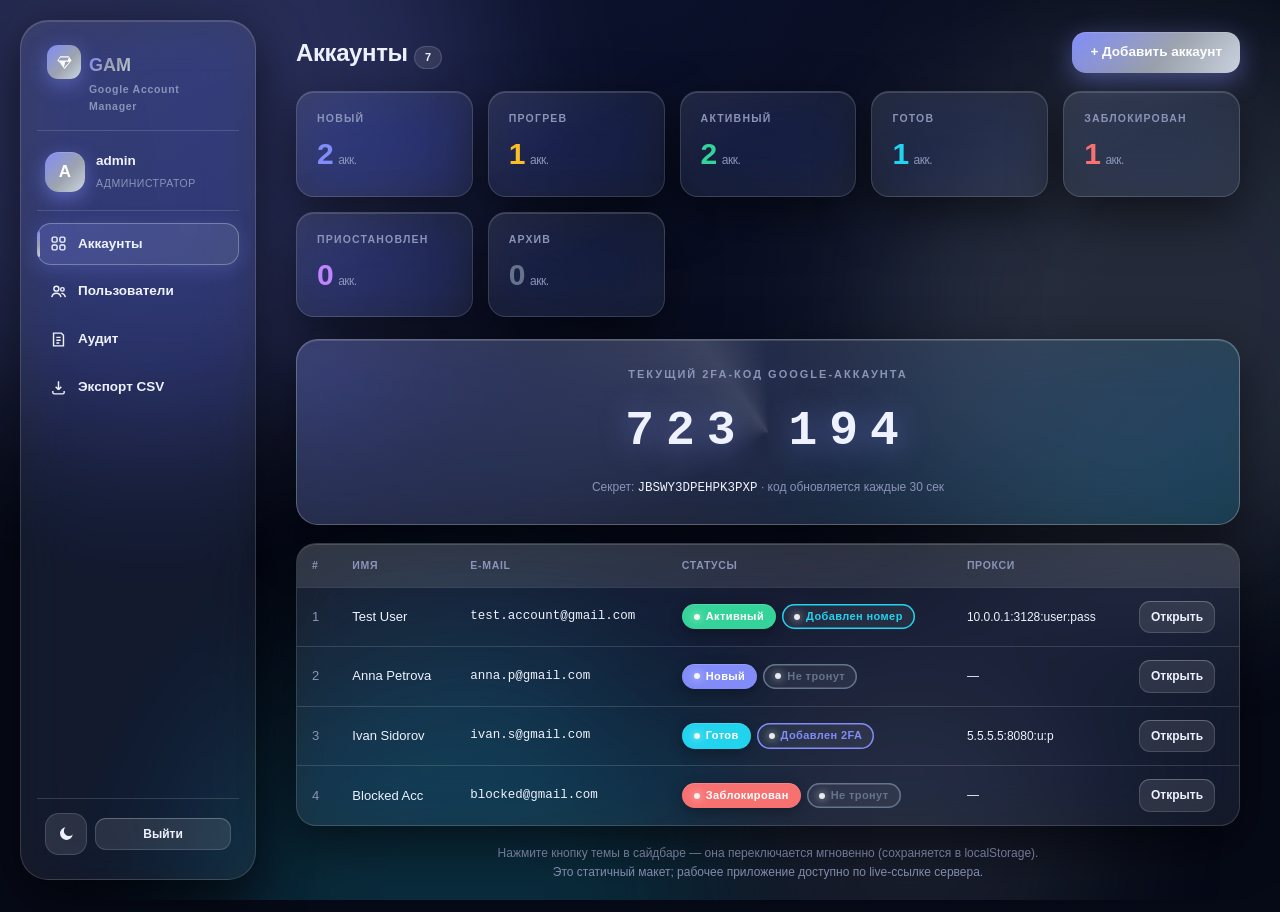
<file: preview.html>
<!DOCTYPE html>
<html lang="ru" data-theme="dark">
<head>
<meta charset="utf-8">
<meta name="viewport" content="width=device-width,initial-scale=1">
<title>Liquid Glass — предпросмотр дизайна</title>
<style>
/* ============ ТЕМЫ ============ */
:root, :root[data-theme="dark"] {
  --bg:#060a17; --text:#eef2ff; --muted:#8b94b8;
  --glass:rgba(255,255,255,.065); --glass-2:rgba(255,255,255,.10); --glass-3:rgba(255,255,255,.16);
  --stroke:rgba(255,255,255,.14); --stroke-2:rgba(255,255,255,.28);
  --accent:#818cf8; --accent-2:#9ca3af; --accent-3:#22d3ee;
  --grad:linear-gradient(135deg,#818cf8 0%,#9ca3af 55%,#cbd5e1 100%);
  --ok:#34d399; --warn:#fbbf24; --danger:#f87171;
  --input:rgba(255,255,255,.08);
  --blur:blur(26px) saturate(170%);
  --shadow:0 18px 50px rgba(0,0,0,.55);
  --inner-hi:inset 0 1px 0 rgba(255,255,255,.14);
  --aurora-1:rgba(129,140,248,.30); --aurora-2:rgba(148,163,184,.26);
  --aurora-3:rgba(34,211,238,.20); --aurora-4:rgba(148,163,184,.16);
  color-scheme:dark;
}
:root[data-theme="light"] {
  --bg:#dde4f5; --text:#1d2340; --muted:#5a6288;
  --glass:rgba(255,255,255,.5); --glass-2:rgba(255,255,255,.68); --glass-3:rgba(255,255,255,.85);
  --stroke:rgba(255,255,255,.8); --stroke-2:rgba(120,140,220,.4);
  --accent:#4f6bff; --accent-2:#64748b; --accent-3:#0891b2;
  --grad:linear-gradient(135deg,#4f6bff,#64748b);
  --ok:#059669; --warn:#b45309; --danger:#dc2626;
  --input:rgba(255,255,255,.6);
  --blur:blur(26px) saturate(150%);
  --shadow:0 18px 50px rgba(60,80,160,.22);
  --inner-hi:inset 0 1px 0 rgba(255,255,255,.9);
  --aurora-1:rgba(99,132,255,.35); --aurora-2:rgba(148,163,184,.32);
  --aurora-3:rgba(34,211,238,.28); --aurora-4:rgba(148,163,184,.25);
  color-scheme:light;
}
/* ============ БАЗА ============ */
*{box-sizing:border-box;margin:0;padding:0}
body{font-family:-apple-system,BlinkMacSystemFont,"Segoe UI",Roboto,"Helvetica Neue",Arial,sans-serif;
  font-size:14px;line-height:1.55;min-height:100vh;background:var(--bg);color:var(--text);
  transition:background .5s ease,color .3s ease;overflow-x:hidden}
a{color:var(--accent);text-decoration:none}
/* аврора */
.aurora{position:fixed;inset:0;z-index:0;pointer-events:none;overflow:hidden;
  background:radial-gradient(ellipse at 50% -20%,#0d1330 0%,transparent 60%)}
.aurora i{position:absolute;border-radius:50%;filter:blur(80px);opacity:.85}
.aurora i:nth-child(1){width:52vmax;height:52vmax;left:-14vmax;top:-18vmax;background:var(--aurora-1);animation:drift1 34s ease-in-out infinite}
.aurora i:nth-child(2){width:44vmax;height:44vmax;right:-12vmax;top:2vmax;background:var(--aurora-2);animation:drift2 42s ease-in-out infinite}
.aurora i:nth-child(3){width:40vmax;height:40vmax;left:16vmax;bottom:-20vmax;background:var(--aurora-3);animation:drift1 48s ease-in-out infinite reverse}
.aurora i:nth-child(4){width:30vmax;height:30vmax;right:14vmax;bottom:-10vmax;background:var(--aurora-4);animation:drift2 30s ease-in-out infinite reverse}
@keyframes drift1{0%,100%{transform:translate(0,0) scale(1)}50%{transform:translate(7vw,5vh) scale(1.15)}}
@keyframes drift2{0%,100%{transform:translate(0,0) scale(1.08)}50%{transform:translate(-6vw,4vh) scale(.9)}}
/* стекло */
.glass{background:linear-gradient(150deg,var(--glass-2),var(--glass) 45%);border:1px solid var(--stroke);
  backdrop-filter:var(--blur);-webkit-backdrop-filter:var(--blur);
  box-shadow:var(--shadow),var(--inner-hi);border-radius:24px}
.card{background:linear-gradient(150deg,var(--glass-2),var(--glass) 45%);border:1px solid var(--stroke);
  backdrop-filter:var(--blur);-webkit-backdrop-filter:var(--blur);
  box-shadow:var(--shadow),var(--inner-hi);border-radius:20px;padding:22px;margin-bottom:18px;
  transition:border-color .25s,transform .25s,box-shadow .25s;position:relative}
.card:hover{border-color:var(--stroke-2);transform:translateY(-2px)}
/* лейаут */
.layout{display:flex;min-height:100vh;position:relative;z-index:1}
.sidebar{width:236px;margin:20px 0 20px 20px;padding:24px 16px;flex-shrink:0;
  display:flex;flex-direction:column;position:sticky;top:20px;height:calc(100vh - 40px);border-radius:28px}
.brand{font-size:18px;font-weight:800;padding:0 10px 16px;border-bottom:1px solid var(--stroke);margin-bottom:16px}
.brand .ico{display:inline-flex;align-items:center;justify-content:center;width:34px;height:34px;
  border-radius:11px;background:var(--grad);margin-right:8px;box-shadow:0 6px 20px rgba(129,140,248,.45)}
.brand .ttl{background:var(--grad);-webkit-background-clip:text;background-clip:text;color:transparent}
.brand .sub{display:block;font-size:10.5px;font-weight:600;letter-spacing:.7px;color:var(--muted);margin:2px 0 0 42px}
.userbox{display:flex;gap:11px;align-items:center;padding:4px 8px 16px;border-bottom:1px solid var(--stroke);margin-bottom:12px}
.avatar{width:40px;height:40px;border-radius:14px;flex-shrink:0;background:var(--grad);color:#fff;
  font-weight:800;font-size:17px;display:flex;align-items:center;justify-content:center;
  box-shadow:0 6px 18px rgba(129,140,248,.5),var(--inner-hi)}
.userbox strong{display:block;font-size:13.5px}
.role{font-size:10.5px;color:var(--muted);text-transform:uppercase;letter-spacing:.5px}
.sidebar nav{flex:1;display:flex;flex-direction:column;gap:5px}
.sidebar nav a{display:flex;align-items:center;gap:11px;padding:11px 13px;border-radius:14px;
  color:var(--text);font-weight:600;font-size:13.5px;transition:all .2s;position:relative;overflow:hidden}
.sidebar nav a:hover{background:var(--glass-2);transform:translateX(4px)}
.sidebar nav a.active{background:linear-gradient(135deg,rgba(129,140,248,.25),rgba(148,163,184,.20));
  box-shadow:inset 0 0 0 1px var(--stroke-2),0 4px 20px rgba(129,140,248,.25)}
.sidebar nav a.active::before{content:"";position:absolute;left:0;top:20%;bottom:20%;width:3px;border-radius:3px;background:var(--grad)}
.sidebar-footer{display:flex;align-items:center;gap:8px;padding:14px 8px 0;border-top:1px solid var(--stroke);margin-top:14px}
.theme-btn{width:42px;height:42px;border-radius:14px;border:1px solid var(--stroke);cursor:pointer;
  background:var(--glass-2);color:var(--text);transition:all .25s;
  display:flex;align-items:center;justify-content:center}
.theme-btn:hover{background:var(--glass-3);transform:rotate(18deg) scale(1.06)}
.main{flex:1;padding:32px 40px}
/* кнопки */
.btn{display:inline-flex;align-items:center;justify-content:center;gap:7px;padding:10px 18px;
  border-radius:14px;border:none;cursor:pointer;background:var(--grad);color:#fff;font-weight:700;
  font-size:13.5px;box-shadow:0 8px 26px rgba(129,140,248,.45),var(--inner-hi);transition:all .22s}
.btn:hover{filter:brightness(1.15);transform:translateY(-2px)}
.btn.small{padding:7px 12px;font-size:12px;border-radius:11px}
.btn.sec{background:var(--glass-2);color:var(--text);box-shadow:inset 0 0 0 1px var(--stroke),var(--inner-hi)}
.btn-row{display:flex;gap:10px;flex-wrap:wrap;align-items:center}
/* таблицы */
.tbl-wrap{overflow-x:auto;border-radius:20px}
table{width:100%;border-collapse:collapse}
th,td{padding:13px 15px;text-align:left;font-size:13px}
th{color:var(--muted);font-weight:700;text-transform:uppercase;font-size:10.5px;letter-spacing:.7px;
  background:var(--glass-2);border-bottom:1px solid var(--stroke)}
td{border-bottom:1px solid var(--stroke);transition:background .15s}
tbody tr:last-child td{border-bottom:none}
tbody tr:hover td{background:var(--glass-2)}
.mono{font-family:"SF Mono",Menlo,Consolas,monospace;font-size:12.5px}
/* бейджи */
.badge{display:inline-flex;align-items:center;gap:6px;padding:4px 12px;border-radius:99px;
  font-size:11px;font-weight:800;color:#fff;letter-spacing:.4px;white-space:nowrap;
  box-shadow:0 4px 14px rgba(0,0,0,.3),var(--inner-hi)}
.badge::before{content:"";width:6px;height:6px;border-radius:50%;background:rgba(255,255,255,.9);box-shadow:0 0 8px rgba(255,255,255,.8)}
.badge2{background:rgba(255,255,255,.06);box-shadow:inset 0 0 0 1.5px currentColor,var(--inner-hi)}
.pills{display:flex;gap:6px;flex-wrap:wrap;align-items:center}
/* статистика */
.stats{display:grid;grid-template-columns:repeat(auto-fit,minmax(150px,1fr));gap:15px;margin-bottom:22px}
.stat{padding:18px 20px;border-radius:18px;position:relative;overflow:hidden;transition:all .25s}
.stat:hover{transform:translateY(-4px)}
.stat .label{color:var(--muted);font-size:10.5px;text-transform:uppercase;letter-spacing:1.2px;font-weight:700}
.stat .value{font-size:30px;font-weight:800;margin-top:5px;letter-spacing:-.5px}
.stat .value small{font-size:12px;color:var(--muted);font-weight:500;margin-left:5px}
/* totp */
.totp-box{position:relative;overflow:hidden;border-radius:22px;padding:26px;text-align:center;
  background:linear-gradient(135deg,rgba(129,140,248,.22),rgba(148,163,184,.20),rgba(34,211,238,.16));
  border:1px solid var(--stroke-2);box-shadow:var(--shadow),var(--inner-hi);backdrop-filter:var(--blur)}
.totp-box::before{content:"";position:absolute;inset:-60%;z-index:0;pointer-events:none;
  background:conic-gradient(from 0deg,transparent 65%,rgba(255,255,255,.12) 90%,transparent 100%);animation:spin 9s linear infinite}
@keyframes spin{to{transform:rotate(360deg)}}
.totp-box .l{font-size:11px;text-transform:uppercase;letter-spacing:2px;color:var(--muted);font-weight:800;position:relative;z-index:2}
.totp-box .code{font-family:"SF Mono",Menlo,monospace;font-size:48px;font-weight:800;letter-spacing:12px;
  margin:10px 0;text-shadow:0 4px 30px rgba(129,140,248,.6);position:relative;z-index:2}
.totp-box .sub{font-size:12px;color:var(--muted);position:relative;z-index:2}
h1{font-size:24px;margin-bottom:20px;letter-spacing:-.4px;font-weight:800}
.muted{color:var(--muted)}
.perms{display:inline-block;padding:2px 10px;border-radius:99px;font-size:11px;font-weight:700;background:var(--glass-2);border:1px solid var(--stroke)}
@media (max-width:860px){.layout{flex-direction:column}.sidebar{width:calc(100% - 40px);height:auto;position:static;margin:12px 20px}}
</style>
</head>
<body>
<div class="aurora" aria-hidden="true"><i></i><i></i><i></i><i></i></div>

<div class="layout">
  <aside class="sidebar glass">
    <div class="brand"><span class="ico"><svg viewBox="0 0 24 24" width="17" height="17" fill="#fff"><path d="M6 3h12l4 6-10 12L2 9l4-6Zm0 2-2.6 4h13.2L18 5H6Zm-2.2 6L11 19.6 4.8 11Zm7.2 8.6L19.2 11H13L11 19.6Z"/></svg></span><span class="ttl">GAM</span>
      <span class="sub">Google Account Manager</span></div>
    <div class="userbox"><div class="avatar">A</div>
      <div><strong>admin</strong><span class="role">администратор</span></div></div>
    <nav>
      <a href="#" class="active"><svg viewBox="0 0 24 24" width="17" height="17" fill="none" stroke="currentColor" stroke-width="2"><rect x="3" y="3" width="7" height="7" rx="2"/><rect x="14" y="3" width="7" height="7" rx="2"/><rect x="3" y="14" width="7" height="7" rx="2"/><rect x="14" y="14" width="7" height="7" rx="2"/></svg> Аккаунты</a>
      <a href="#"><svg viewBox="0 0 24 24" width="17" height="17" fill="none" stroke="currentColor" stroke-width="2"><circle cx="9" cy="8" r="3.5"/><path d="M2.5 20c.8-3.5 3.4-5.5 6.5-5.5s5.7 2 6.5 5.5"/><circle cx="17.5" cy="9" r="2.5"/><path d="M16 14.6c2.9.2 5 2.2 5.7 5.4"/></svg> Пользователи</a>
      <a href="#"><svg viewBox="0 0 24 24" width="17" height="17" fill="none" stroke="currentColor" stroke-width="2"><path d="M5 3h11l3 3v15H5V3Z"/><path d="M9 9h6M9 13h6M9 17h4"/></svg> Аудит</a>
      <a href="#"><svg viewBox="0 0 24 24" width="17" height="17" fill="none" stroke="currentColor" stroke-width="2"><path d="M12 3v12m0 0 4-4m-4 4-4-4"/><path d="M4 17v2a2 2 0 0 0 2 2h12a2 2 0 0 0 2-2v-2"/></svg> Экспорт CSV</a>
    </nav>
    <div class="sidebar-footer">
      <button class="theme-btn" onclick="toggleTheme()" title="Тема" id="themeBtn"></button>
      <a href="#" class="btn small sec" style="flex:1">Выйти</a>
    </div>
  </aside>

  <main class="main">
    <div style="display:flex;align-items:center;justify-content:space-between;flex-wrap:wrap;gap:12px;margin-bottom:18px">
      <h1 style="margin:0">Аккаунты <span class="perms">7</span></h1>
      <a href="#" class="btn">+ Добавить аккаунт</a>
    </div>

    <div class="stats">
      <div class="stat glass"><div class="label">Новый</div><div class="value" style="color:#818cf8">2<small>акк.</small></div></div>
      <div class="stat glass"><div class="label">Прогрев</div><div class="value" style="color:#fbbf24">1<small>акк.</small></div></div>
      <div class="stat glass"><div class="label">Активный</div><div class="value" style="color:#34d399">2<small>акк.</small></div></div>
      <div class="stat glass"><div class="label">Готов</div><div class="value" style="color:#22d3ee">1<small>акк.</small></div></div>
      <div class="stat glass"><div class="label">Заблокирован</div><div class="value" style="color:#f87171">1<small>акк.</small></div></div>
      <div class="stat glass"><div class="label">Приостановлен</div><div class="value" style="color:#c084fc">0<small>акк.</small></div></div>
      <div class="stat glass"><div class="label">Архив</div><div class="value" style="color:#64748b">0<small>акк.</small></div></div>
    </div>

    <div class="totp-box" style="margin-bottom:18px">
      <div class="l">Текущий 2FA-код Google-аккаунта</div>
      <div class="code" id="totp">723 194</div>
      <div class="sub">Секрет: <span class="mono" style="color:var(--text)">JBSWY3DPEHPK3PXP</span> · код обновляется каждые 30 сек</div>
    </div>

    <div class="card" style="padding:0;overflow:hidden">
      <div class="tbl-wrap">
      <table>
        <thead><tr><th>#</th><th>Имя</th><th>E-mail</th><th>Статусы</th><th>Прокси</th><th></th></tr></thead>
        <tbody>
          <tr><td class="muted">1</td><td>Test User</td><td class="mono">test.account@gmail.com</td>
            <td><div class="pills"><span class="badge" style="background:#34d399">Активный</span>
              <span class="badge badge2" style="color:#22d3ee">Добавлен номер</span></div></td>
            <td style="font-size:12px">10.0.0.1:3128:user:pass</td><td><a href="#" class="btn small sec">Открыть</a></td></tr>
          <tr><td class="muted">2</td><td>Anna Petrova</td><td class="mono">anna.p@gmail.com</td>
            <td><div class="pills"><span class="badge" style="background:#818cf8">Новый</span>
              <span class="badge badge2" style="color:#64748b">Не тронут</span></div></td>
            <td style="font-size:12px">—</td><td><a href="#" class="btn small sec">Открыть</a></td></tr>
          <tr><td class="muted">3</td><td>Ivan Sidorov</td><td class="mono">ivan.s@gmail.com</td>
            <td><div class="pills"><span class="badge" style="background:#22d3ee">Готов</span>
              <span class="badge badge2" style="color:#818cf8">Добавлен 2FA</span></div></td>
            <td style="font-size:12px">5.5.5.5:8080:u:p</td><td><a href="#" class="btn small sec">Открыть</a></td></tr>
          <tr><td class="muted">4</td><td>Blocked Acc</td><td class="mono">blocked@gmail.com</td>
            <td><div class="pills"><span class="badge" style="background:#f87171">Заблокирован</span>
              <span class="badge badge2" style="color:#64748b">Не тронут</span></div></td>
            <td style="font-size:12px">—</td><td><a href="#" class="btn small sec">Открыть</a></td></tr>
        </tbody>
      </table>
      </div>
    </div>

    <p class="muted" style="font-size:12px;text-align:center">Нажмите кнопку темы в сайдбаре — она переключается мгновенно (сохраняется в localStorage).<br>
    Это статичный макет; рабочее приложение доступно по live-ссылке сервера.</p>
  </main>
</div>

<script>
const ICON_MOON='<svg viewBox="0 0 24 24" width="18" height="18" fill="currentColor"><path d="M21 12.8A8.5 8.5 0 1 1 11.2 3a6.6 6.6 0 0 0 9.8 9.8Z"/></svg>';
const ICON_SUN='<svg viewBox="0 0 24 24" width="18" height="18" fill="none" stroke="currentColor" stroke-width="2" stroke-linecap="round"><circle cx="12" cy="12" r="4"/><path d="M12 2v2m0 16v2M4.9 4.9l1.4 1.4m11.4 11.4 1.4 1.4M2 12h2m16 0h2M4.9 19.1l1.4-1.4m11.4-11.4 1.4-1.4"/></svg>';
(function(){const t=localStorage.getItem('gam-theme')||'dark';
  document.documentElement.setAttribute('data-theme',t);
  document.getElementById('themeBtn').innerHTML=t==='dark'?ICON_MOON:ICON_SUN;})();
function toggleTheme(){const h=document.documentElement;
  const n=h.getAttribute('data-theme')==='dark'?'light':'dark';
  h.setAttribute('data-theme',n);localStorage.setItem('gam-theme',n);
  document.getElementById('themeBtn').innerHTML=n==='dark'?ICON_MOON:ICON_SUN;}
setInterval(()=>{document.getElementById('totp').textContent=String(Math.floor(100000+Math.random()*900000)).replace(/(\d{3})(\d{3})/,'$1 $2')},3000);
</script>
</body>
</html>
</file>
